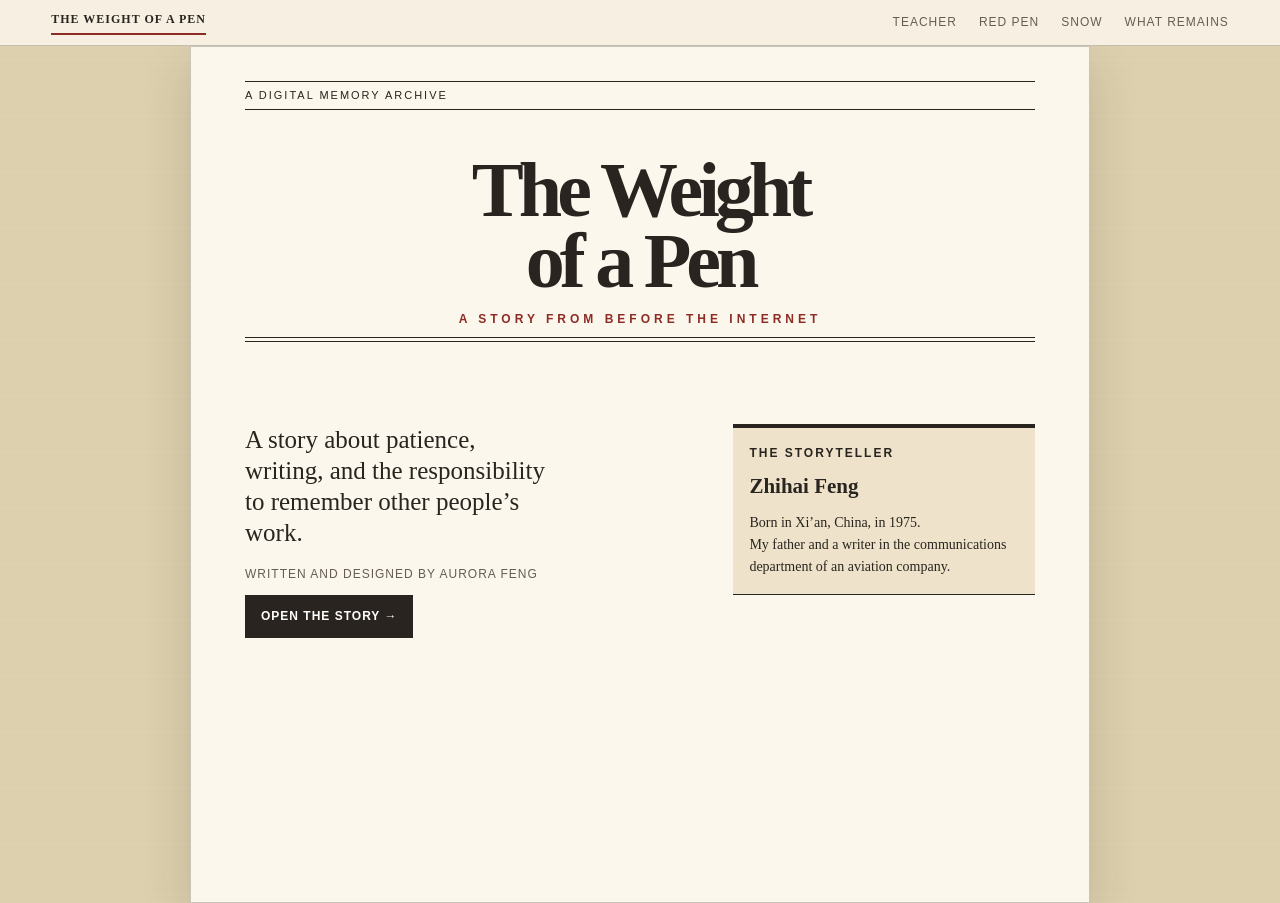
<file: index.html>
<!doctype html>
<html lang="en">
  <head>
    <meta charset="utf-8">
    <meta name="viewport" content="width=device-width, initial-scale=1">
    <meta name="description" content="The Weight of a Pen — a story about writing, memory, and the people behind the words.">
    <title>The Weight of a Pen</title>
    <link rel="icon" href="assets/favicon.ico">
    <link rel="stylesheet" href="style.css">
  </head>
  <body>
    <div class="progress" style="width: 0" aria-hidden="true"></div>

    <nav class="site-nav" aria-label="Story sections">
      <a class="site-nav__title" href="index.html" aria-current="page">The Weight of a Pen</a>
      <ul>
        <li><a href="teacher.html">Teacher</a></li>
        <li><a href="red-pen.html">Red Pen</a></li>
        <li><a href="snow.html">Snow</a></li>
        <li><a href="remains.html">What Remains</a></li>
      </ul>
    </nav>

    <main class="paper cover" id="content">
      <div>
        <div class="cover__topline">
          <span>A Digital Memory Archive</span>
        </div>

        <h1 class="masthead">
          The Weight<br>of a Pen
          <span>A story from before the internet</span>
        </h1>
        <div class="double-rule" aria-hidden="true"></div>
      </div>

      <div class="cover__bottom">
        <div>
          <p class="cover__summary">
            A story about patience, writing, and the responsibility to remember other people’s work.
          </p>
          <p class="byline">Written and designed by Aurora Feng</p>
          <a class="button" href="teacher.html">Open the Story →</a>
        </div>

        <aside class="storyteller" aria-labelledby="storyteller-title">
          <h2 id="storyteller-title">The Storyteller</h2>
          <strong>Zhihai Feng</strong>
          <p>
            Born in Xi’an, China, in 1975.<br>
            My father and a writer in the communications department of an aviation company.
          </p>
        </aside>
      </div>
    </main>
  </body>
</html>
</file>
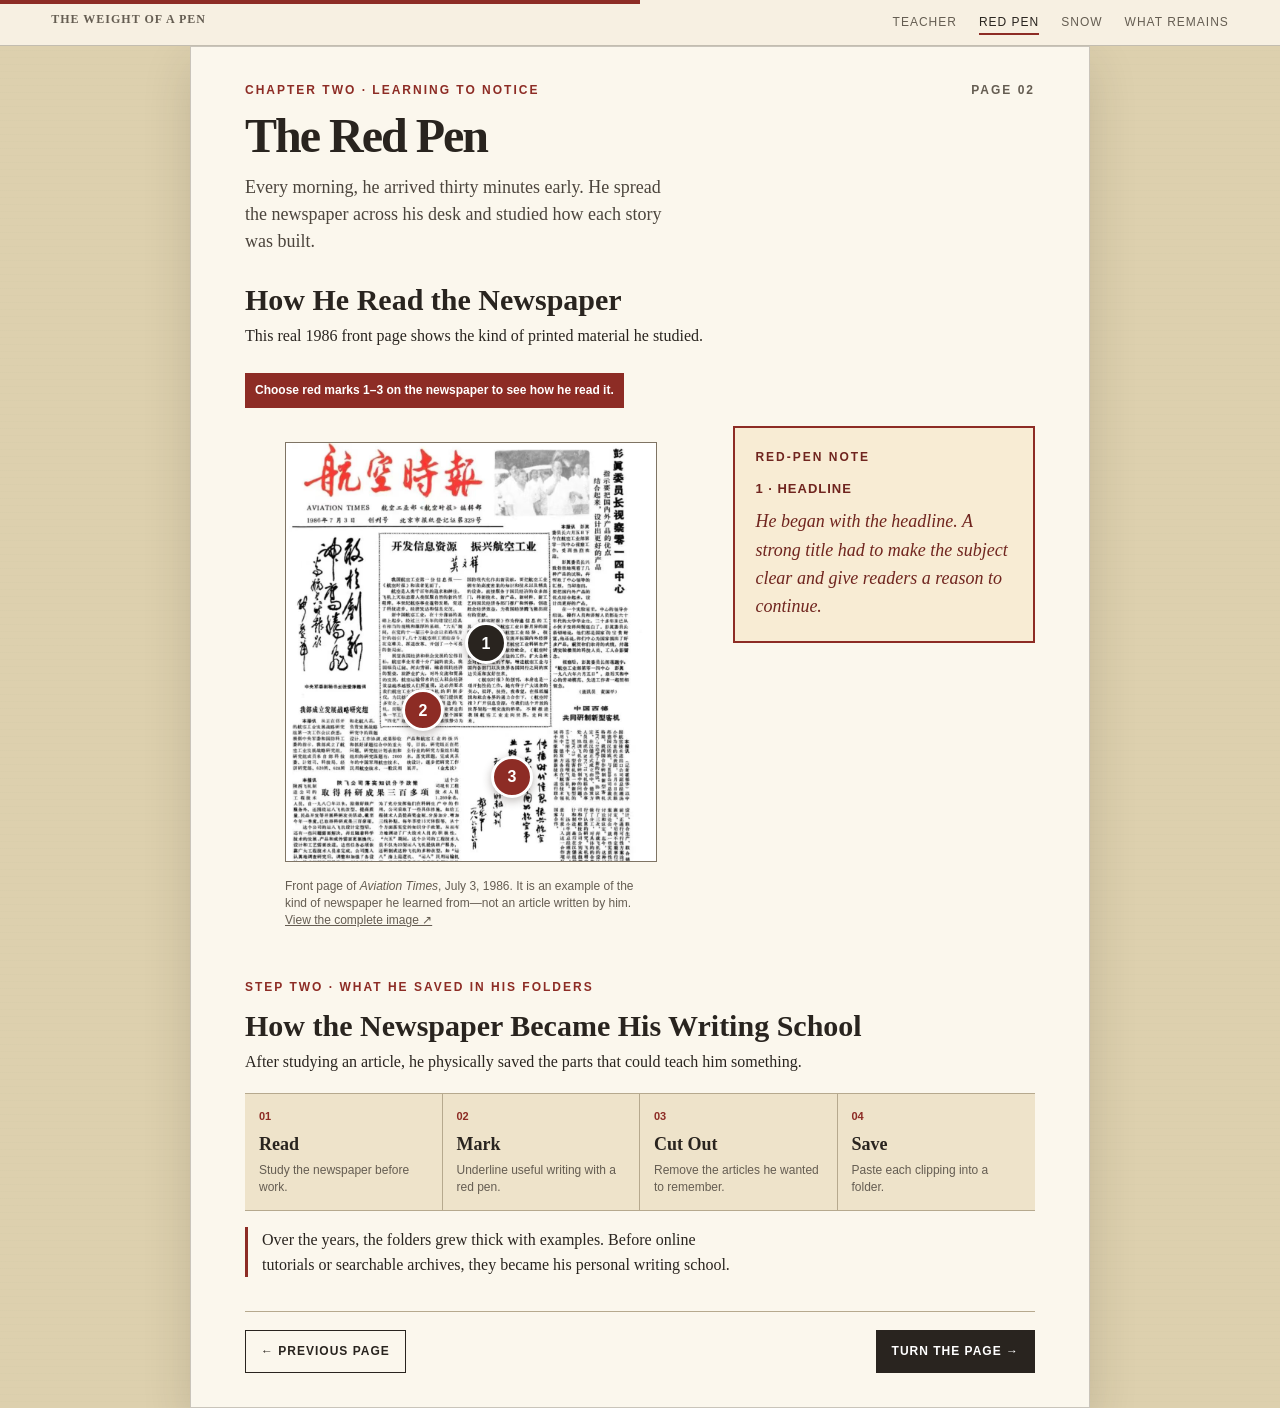
<file: red-pen.html>
<!doctype html>
<html lang="en">
  <head>
    <meta charset="utf-8">
    <meta name="viewport" content="width=device-width, initial-scale=1">
    <meta name="description" content="How Zhihai Feng studied newspapers with a red pen and saved what he learned.">
    <title>The Red Pen | The Weight of a Pen</title>
    <link rel="icon" href="assets/favicon.ico">
    <link rel="stylesheet" href="style.css">
  </head>
  <body>
    <div class="progress" style="width: 50%" aria-hidden="true"></div>

    <nav class="site-nav" aria-label="Story sections">
      <a class="site-nav__title" href="index.html">The Weight of a Pen</a>
      <ul>
        <li><a href="teacher.html">Teacher</a></li>
        <li><a href="red-pen.html" aria-current="page">Red Pen</a></li>
        <li><a href="snow.html">Snow</a></li>
        <li><a href="remains.html">What Remains</a></li>
      </ul>
    </nav>

    <main class="paper" id="content">
      <span class="page-number">Page 02</span>
      <p class="kicker">Chapter Two · Learning to Notice</p>
      <h1 class="display-heading">The Red Pen</h1>
      <p class="lead">
        Every morning, he arrived thirty minutes early. He spread the newspaper across his desk and studied how each story was built.
      </p>

      <h2 class="section-heading">How He Read the Newspaper</h2>
      <p>This real 1986 front page shows the kind of printed material he studied.</p>
      <p class="instruction">Choose red marks 1–3 on the newspaper to see how he read it.</p>

      <section class="css-notes" aria-label="Red pen annotations">
        <input class="choice-input" type="radio" name="paper-note" id="note-1" checked>
        <input class="choice-input" type="radio" name="paper-note" id="note-2">
        <input class="choice-input" type="radio" name="paper-note" id="note-3">

        <div class="annotation-grid">
          <figure>
            <div class="newspaper-window">
              <img
                src="assets/aviation-times-1986.jpg"
                alt="Front page of Aviation Times dated July 3, 1986, with a red Chinese masthead, columns of Chinese text, handwritten calligraphy, and black-and-white photographs"
                width="997"
                height="1321"
              >
              <label class="paper-marker marker-1" for="note-1">1</label>
              <label class="paper-marker marker-2" for="note-2">2</label>
              <label class="paper-marker marker-3" for="note-3">3</label>
            </div>
            <figcaption class="newspaper-caption">
              Front page of <em>Aviation Times</em>, July 3, 1986. It is an example of the kind of newspaper he learned from—not an article written by him.
              <a href="assets/aviation-times-1986.jpg" target="_blank">View the complete image ↗</a>
            </figcaption>
          </figure>

          <aside class="note-box">
            <h3>Red-Pen Note</h3>
            <div class="note note-1">
              <strong>1 · Headline</strong>
              <p>He began with the headline. A strong title had to make the subject clear and give readers a reason to continue.</p>
            </div>
            <div class="note note-2">
              <strong>2 · Opening</strong>
              <p>Next, he studied the opening paragraph: where the story began, what appeared first, and how quickly the reader entered the subject.</p>
            </div>
            <div class="note note-3">
              <strong>3 · Structure</strong>
              <p>Then he traced the columns, noticing how facts, examples, and human details were arranged into a complete report.</p>
            </div>
          </aside>
        </div>
      </section>

      <section class="archive">
        <p class="kicker">Step Two · What He Saved in His Folders</p>
        <h2 class="section-heading">How the Newspaper Became His Writing School</h2>
        <p>After studying an article, he physically saved the parts that could teach him something.</p>
        <ol class="archive-steps" aria-label="How he built his personal writing archive">
          <li><span class="step-number">01</span><strong>Read</strong><small>Study the newspaper before work.</small></li>
          <li><span class="step-number">02</span><strong>Mark</strong><small>Underline useful writing with a red pen.</small></li>
          <li><span class="step-number">03</span><strong>Cut Out</strong><small>Remove the articles he wanted to remember.</small></li>
          <li><span class="step-number">04</span><strong>Save</strong><small>Paste each clipping into a folder.</small></li>
        </ol>
        <p class="archive-conclusion">
          Over the years, the folders grew thick with examples. Before online tutorials or searchable archives, they became his personal writing school.
        </p>
      </section>

      <nav class="page-turn" aria-label="Page navigation">
        <a class="page-link" href="teacher.html">← Previous Page</a>
        <a class="page-link page-link--next" href="snow.html">Turn the Page →</a>
      </nav>
    </main>
  </body>
</html>
</file>
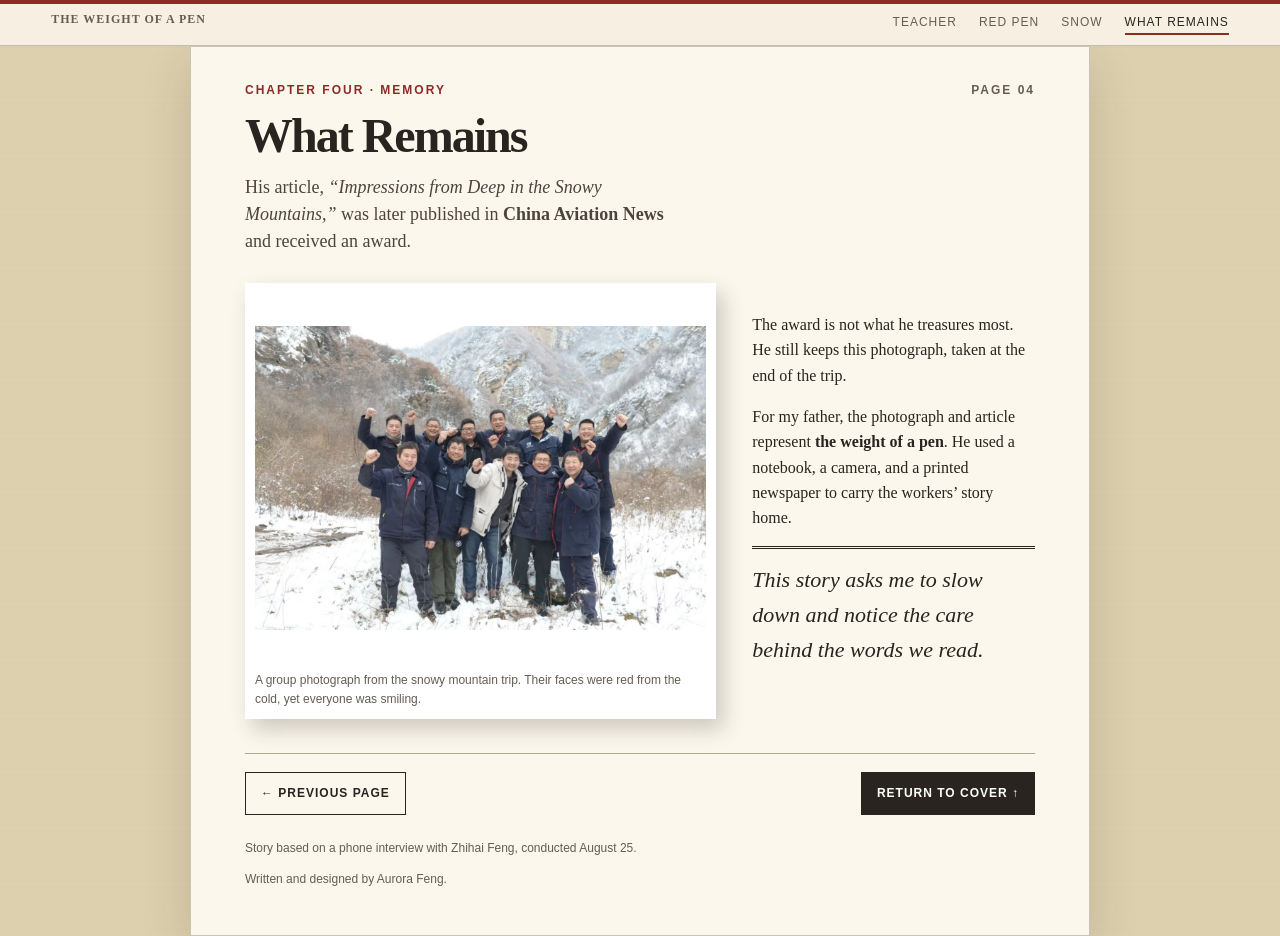
<file: remains.html>
<!doctype html>
<html lang="en">
  <head>
    <meta charset="utf-8">
    <meta name="viewport" content="width=device-width, initial-scale=1">
    <meta name="description" content="What remained after the snowy mountain assignment.">
    <title>What Remains | The Weight of a Pen</title>
    <link rel="icon" href="assets/favicon.ico">
    <link rel="stylesheet" href="style.css">
  </head>
  <body>
    <div class="progress" style="width: 100%" aria-hidden="true"></div>

    <nav class="site-nav" aria-label="Story sections">
      <a class="site-nav__title" href="index.html">The Weight of a Pen</a>
      <ul>
        <li><a href="teacher.html">Teacher</a></li>
        <li><a href="red-pen.html">Red Pen</a></li>
        <li><a href="snow.html">Snow</a></li>
        <li><a href="remains.html" aria-current="page">What Remains</a></li>
      </ul>
    </nav>

    <main class="paper" id="content">
      <span class="page-number">Page 04</span>
      <p class="kicker">Chapter Four · Memory</p>
      <h1 class="display-heading">What Remains</h1>
      <p class="lead">
        His article, <em>“Impressions from Deep in the Snowy Mountains,”</em> was later published in <strong>China Aviation News</strong> and received an award.
      </p>

      <div class="photo-layout">
        <figure class="photo-frame">
          <img
            src="assets/mountain.png"
            alt="A group of aviation workers smiling together outdoors in the snowy Qinling Mountains"
            width="1272"
            height="856"
          >
          <figcaption>A group photograph from the snowy mountain trip. Their faces were red from the cold, yet everyone was smiling.</figcaption>
        </figure>

        <div>
          <p>The award is not what he treasures most. He still keeps this photograph, taken at the end of the trip.</p>
          <p>
            For my father, the photograph and article represent <strong>the weight of a pen</strong>. He used a notebook, a camera, and a printed newspaper to carry the workers’ story home.
          </p>
          <p class="final-statement">This story asks me to slow down and notice the care behind the words we read.</p>
        </div>
      </div>

      <nav class="page-turn" aria-label="Page navigation">
        <a class="page-link" href="snow.html">← Previous Page</a>
        <a class="page-link page-link--next" href="index.html">Return to Cover ↑</a>
      </nav>

      <footer class="colophon">
        <p>Story based on a phone interview with Zhihai Feng, conducted August 25.</p>
        <p>Written and designed by Aurora Feng.</p>
      </footer>
    </main>
  </body>
</html>
</file>
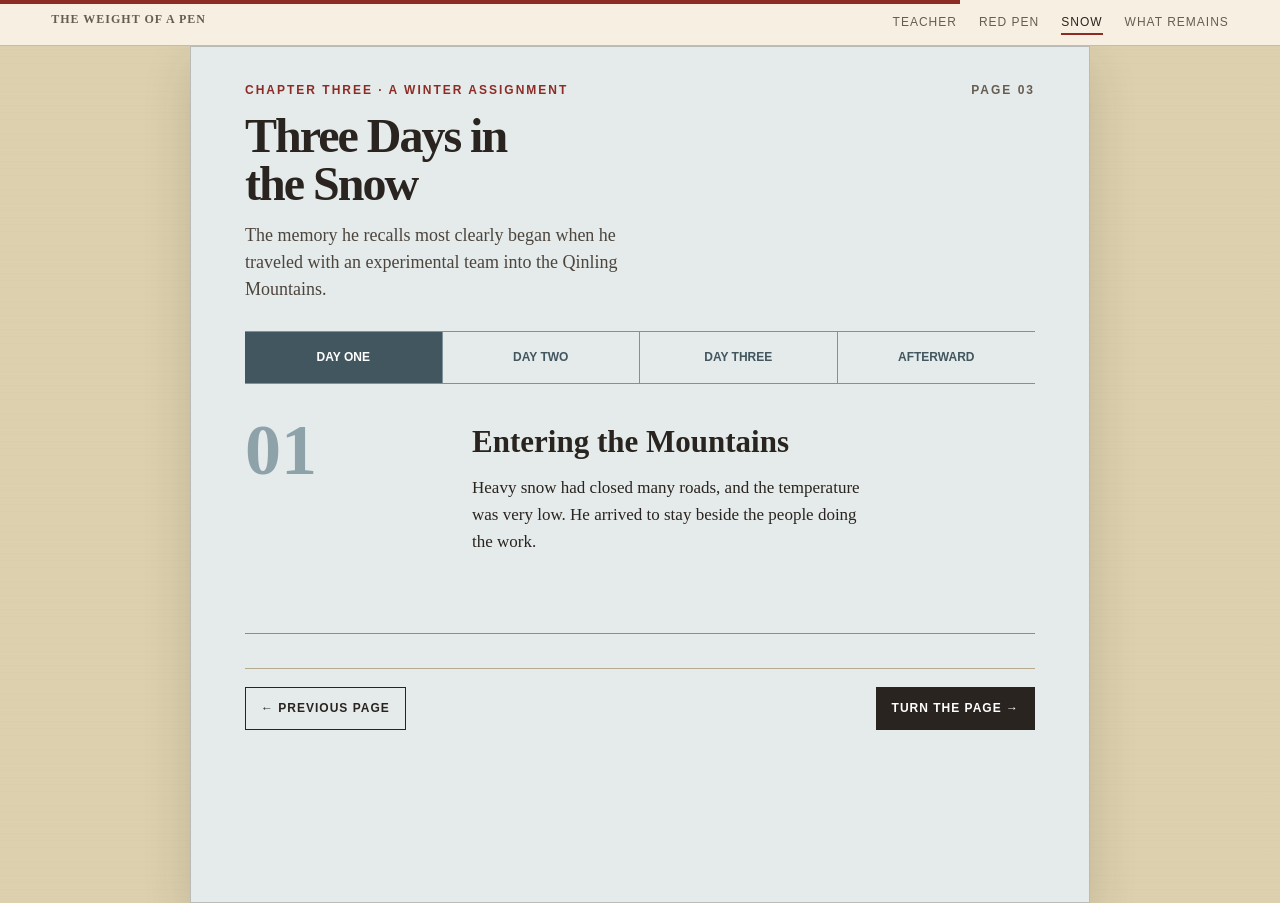
<file: snow.html>
<!doctype html>
<html lang="en">
  <head>
    <meta charset="utf-8">
    <meta name="viewport" content="width=device-width, initial-scale=1">
    <meta name="description" content="Three days with an aviation team in the snowy Qinling Mountains.">
    <title>Three Days in the Snow | The Weight of a Pen</title>
    <link rel="icon" href="assets/favicon.ico">
    <link rel="stylesheet" href="style.css">
  </head>
  <body>
    <div class="progress" style="width: 75%" aria-hidden="true"></div>

    <nav class="site-nav" aria-label="Story sections">
      <a class="site-nav__title" href="index.html">The Weight of a Pen</a>
      <ul>
        <li><a href="teacher.html">Teacher</a></li>
        <li><a href="red-pen.html">Red Pen</a></li>
        <li><a href="snow.html" aria-current="page">Snow</a></li>
        <li><a href="remains.html">What Remains</a></li>
      </ul>
    </nav>

    <main class="paper paper--snow" id="content">
      <span class="page-number">Page 03</span>
      <p class="kicker">Chapter Three · A Winter Assignment</p>
      <h1 class="display-heading">Three Days in the Snow</h1>
      <p class="lead">
        The memory he recalls most clearly began when he traveled with an experimental team into the Qinling Mountains.
      </p>

      <section class="css-days" aria-label="Three-day story timeline">
        <input class="choice-input" type="radio" name="day" id="day-1" checked>
        <input class="choice-input" type="radio" name="day" id="day-2">
        <input class="choice-input" type="radio" name="day" id="day-3">
        <input class="choice-input" type="radio" name="day" id="day-4">

        <div class="day-labels">
          <label for="day-1">Day One</label>
          <label for="day-2">Day Two</label>
          <label for="day-3">Day Three</label>
          <label for="day-4">Afterward</label>
        </div>

        <div class="day-panels">
          <article class="day-panel day-1">
            <div class="day-number">01</div>
            <div><h3>Entering the Mountains</h3><p>Heavy snow had closed many roads, and the temperature was very low. He arrived to stay beside the people doing the work.</p></div>
          </article>
          <article class="day-panel day-2">
            <div class="day-number">02</div>
            <div><h3>Listening Before Writing</h3><p>He recorded what the team did and listened to their stories. A technical experiment became a story about people who believed the work mattered.</p></div>
          </article>
          <article class="day-panel day-3">
            <div class="day-number">03</div>
            <div><h3>The Details He Kept</h3><p>He wrote down the small moments: frozen faces, exhaustion, and the laughter that appeared while they worked.</p></div>
          </article>
          <article class="day-panel day-4">
            <div class="day-number">04</div>
            <div><h3>Carrying the Story Home</h3><p>After three days and three nights, he returned with notes, photographs, and a responsibility to help readers see the people behind the work.</p></div>
          </article>
        </div>
      </section>

      <nav class="page-turn" aria-label="Page navigation">
        <a class="page-link" href="red-pen.html">← Previous Page</a>
        <a class="page-link page-link--next" href="remains.html">Turn the Page →</a>
      </nav>
    </main>
  </body>
</html>
</file>
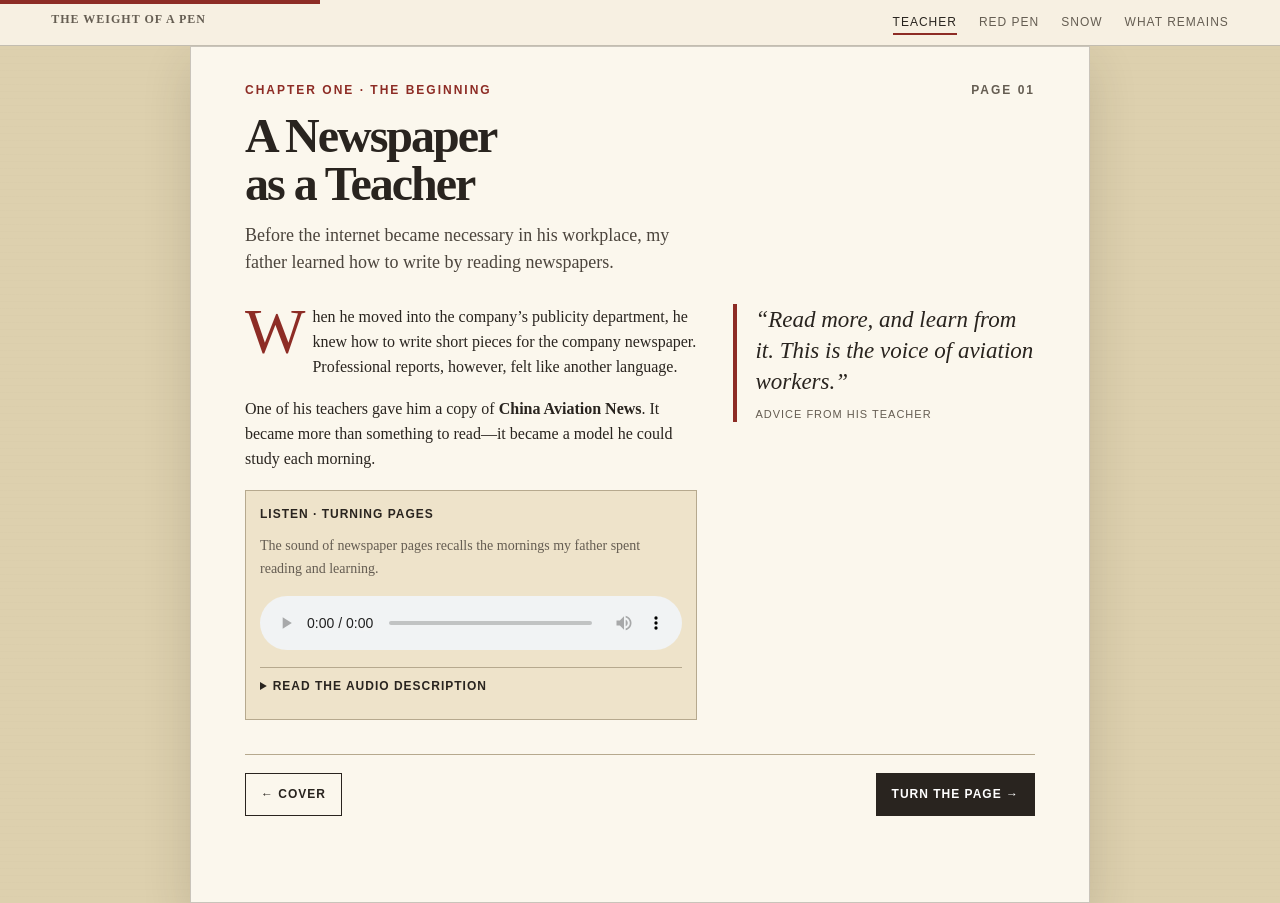
<file: teacher.html>
<!doctype html>
<html lang="en">
  <head>
    <meta charset="utf-8">
    <meta name="viewport" content="width=device-width, initial-scale=1">
    <meta name="description" content="How newspapers became Zhihai Feng’s writing teacher.">
    <title>A Newspaper as a Teacher | The Weight of a Pen</title>
    <link rel="icon" href="assets/favicon.ico">
    <link rel="stylesheet" href="style.css">
  </head>
  <body>
    <div class="progress" style="width: 25%" aria-hidden="true"></div>

    <nav class="site-nav" aria-label="Story sections">
      <a class="site-nav__title" href="index.html">The Weight of a Pen</a>
      <ul>
        <li><a href="teacher.html" aria-current="page">Teacher</a></li>
        <li><a href="red-pen.html">Red Pen</a></li>
        <li><a href="snow.html">Snow</a></li>
        <li><a href="remains.html">What Remains</a></li>
      </ul>
    </nav>

    <main class="paper" id="content">
      <span class="page-number">Page 01</span>
      <p class="kicker">Chapter One · The Beginning</p>
      <h1 class="display-heading">A Newspaper as a Teacher</h1>
      <p class="lead">
        Before the internet became necessary in his workplace, my father learned how to write by reading newspapers.
      </p>

      <div class="two-column">
        <div class="body-copy">
          <p class="drop-cap">
            When he moved into the company’s publicity department, he knew how to write short pieces for the company newspaper. Professional reports, however, felt like another language.
          </p>
          <p>
            One of his teachers gave him a copy of <strong>China Aviation News</strong>. It became more than something to read—it became a model he could study each morning.
          </p>

          <div class="audio-card">
            <h3>Listen · Turning Pages</h3>
            <p>The sound of newspaper pages recalls the mornings my father spent reading and learning.</p>
            <audio controls preload="metadata">
              <source src="assets/newspaper.m4a" type="audio/mp4">
              Your browser does not support the audio element.
            </audio>
            <details>
              <summary>Read the audio description</summary>
              <p>Sheets of paper rustle and fold as newspaper pages are slowly turned by hand.</p>
            </details>
          </div>
        </div>

        <blockquote>
          “Read more, and learn from it. This is the voice of aviation workers.”
          <cite>Advice from his teacher</cite>
        </blockquote>
      </div>

      <nav class="page-turn" aria-label="Page navigation">
        <a class="page-link" href="index.html">← Cover</a>
        <a class="page-link page-link--next" href="red-pen.html">Turn the Page →</a>
      </nav>
    </main>
  </body>
</html>
</file>
<file: style.css>
:root {
  --ink: #29241f;
  --muted: #655d52;
  --paper: #fbf7ed;
  --paper-dark: #ddd0ae;
  --cream: #eee3ca;
  --line: #b6a98e;
  --red: #8d2c25;
  --snow: #e5ebeb;
  --snow-ink: #425660;
}

* {
  box-sizing: border-box;
}

html {
  background: var(--paper-dark);
}

body {
  margin: 0;
  color: var(--ink);
  background:
    repeating-linear-gradient(0deg, transparent 0 6px, rgba(60, 48, 34, 0.025) 7px),
    var(--paper-dark);
  font-family: Georgia, "Times New Roman", serif;
  font-size: 16px;
  line-height: 1.58;
}

img,
audio {
  max-width: 100%;
}

a {
  color: inherit;
}


.progress {
  position: fixed;
  z-index: 60;
  top: 0;
  left: 0;
  height: 4px;
  background: var(--red);
}

.site-nav {
  position: sticky;
  z-index: 50;
  top: 0;
  display: flex;
  justify-content: space-between;
  align-items: center;
  gap: 20px;
  padding: 10px 4%;
  border-bottom: 1px solid rgba(41, 36, 31, 0.25);
  background: rgba(248, 242, 228, 0.96);
  font-family: Arial, sans-serif;
  font-size: 12px;
  letter-spacing: 1px;
  text-transform: uppercase;
}

.site-nav__title {
  font-family: Georgia, serif;
  font-weight: bold;
  text-decoration: none;
}

.site-nav ul {
  display: flex;
  gap: 22px;
  margin: 0;
  padding: 0;
  list-style: none;
}

.site-nav a {
  padding-bottom: 4px;
  border-bottom: 2px solid transparent;
  color: var(--muted);
  text-decoration: none;
}

.site-nav a:hover,
.site-nav a[aria-current="page"] {
  border-color: var(--red);
  color: var(--ink);
}

.paper {
  width: min(900px, calc(100% - 24px));
  min-height: calc(100vh - 43px);
  margin: 0 auto;
  padding: 34px 54px;
  border: 1px solid rgba(55, 45, 32, 0.25);
  background: var(--paper);
  box-shadow: 0 18px 45px rgba(45, 36, 24, 0.16);
  animation: page-in 450ms ease both;
}

.paper--snow {
  background: var(--snow);
}

.page-number,
.kicker {
  color: var(--red);
  font-family: Arial, sans-serif;
  font-size: 12px;
  font-weight: bold;
  letter-spacing: 2px;
  text-transform: uppercase;
}

.page-number {
  float: right;
  color: var(--muted);
}

h1,
h2,
h3,
p {
  margin-top: 0;
}

.display-heading {
  max-width: 12ch;
  margin-bottom: 14px;
  font-size: 48px;
  line-height: 1;
  letter-spacing: -2px;
}

.lead {
  max-width: 48ch;
  margin-bottom: 28px;
  color: #4c453d;
  font-size: 18px;
  line-height: 1.5;
}

.cover {
  display: flex;
  min-height: calc(100vh - 43px);
  flex-direction: column;
  justify-content: flex-start;
}

.cover__bottom {
  margin-top: 60px;
}

.cover__topline {
  display: flex;
  justify-content: space-between;
  padding: 5px 0;
  border-block: 1px solid var(--ink);
  font-family: Arial, sans-serif;
  font-size: 11px;
  letter-spacing: 2px;
  text-transform: uppercase;
}

.masthead {
  margin: 45px 0 12px;
  font-size: 78px;
  line-height: 0.9;
  letter-spacing: -5px;
  text-align: center;
}

.masthead span {
  display: block;
  margin-top: 18px;
  color: var(--red);
  font-family: Arial, sans-serif;
  font-size: 12px;
  letter-spacing: 4px;
  text-transform: uppercase;
}

.double-rule {
  height: 5px;
  margin-bottom: 22px;
  border-block: 1px solid var(--ink);
}

.cover__bottom,
.two-column,
.annotation-grid,
.photo-layout {
  display: grid;
  grid-template-columns: 1.2fr 0.8fr;
  gap: 36px;
  align-items: start;
}

.cover__summary {
  max-width: 24ch;
  margin-bottom: 16px;
  font-size: 25px;
  line-height: 1.25;
}

.byline {
  color: var(--muted);
  font-family: Arial, sans-serif;
  font-size: 12px;
  letter-spacing: 1px;
  text-transform: uppercase;
}

.storyteller {
  padding: 16px;
  border-top: 4px solid var(--ink);
  border-bottom: 1px solid var(--ink);
  background: var(--cream);
}

.storyteller h2 {
  margin-bottom: 8px;
  font-family: Arial, sans-serif;
  font-size: 12px;
  letter-spacing: 2px;
  text-transform: uppercase;
}

.storyteller strong {
  display: block;
  margin-bottom: 8px;
  font-size: 21px;
}

.storyteller p {
  margin-bottom: 0;
  font-size: 14px;
}

.button,
.page-link {
  display: inline-block;
  padding: 11px 15px;
  border: 1px solid var(--ink);
  background: transparent;
  font-family: Arial, sans-serif;
  font-size: 12px;
  font-weight: bold;
  letter-spacing: 1px;
  text-decoration: none;
  text-transform: uppercase;
}

.button,
.page-link--next {
  background: var(--ink);
  color: white;
}

.button:hover,
.page-link:hover {
  background: var(--red);
  color: white;
}

.body-copy p {
  margin-bottom: 16px;
}

.drop-cap::first-letter {
  float: left;
  margin: 4px 7px 0 0;
  color: var(--red);
  font-size: 64px;
  line-height: 0.75;
}

blockquote {
  margin: 0;
  padding-left: 18px;
  border-left: 4px solid var(--red);
  font-size: 23px;
  font-style: italic;
  line-height: 1.35;
}

blockquote cite {
  display: block;
  margin-top: 10px;
  color: var(--muted);
  font-family: Arial, sans-serif;
  font-size: 11px;
  font-style: normal;
  letter-spacing: 1px;
  text-transform: uppercase;
}

.audio-card {
  margin-top: 18px;
  padding: 14px;
  border: 1px solid var(--line);
  background: var(--cream);
}

.audio-card h3,
.audio-card summary {
  font-family: Arial, sans-serif;
  font-size: 12px;
  letter-spacing: 1px;
  text-transform: uppercase;
}

.audio-card p {
  color: var(--muted);
  font-size: 14px;
}

.audio-card audio {
  width: 100%;
}

.audio-card details {
  margin-top: 10px;
  border-top: 1px solid var(--line);
}

.audio-card summary {
  padding: 9px 0;
  cursor: pointer;
  font-weight: bold;
}

.section-heading {
  margin-bottom: 6px;
  font-size: 30px;
  line-height: 1.15;
}

.instruction {
  display: inline-block;
  margin: 8px 0 18px;
  padding: 8px 10px;
  background: var(--red);
  color: white;
  font-family: Arial, sans-serif;
  font-size: 12px;
  font-weight: bold;
}

.choice-input {
  position: absolute;
  width: 1px;
  height: 1px;
  opacity: 0;
}

.newspaper-window {
  position: relative;
  height: 420px;
  overflow: hidden;
  border: 1px solid #7f7464;
  background: var(--cream);
}

.newspaper-window img {
  width: 100%;
  height: 100%;
  object-fit: cover;
  object-position: top;
}

.paper-marker {
  position: absolute;
  display: grid;
  width: 42px;
  height: 42px;
  place-items: center;
  border: 3px solid white;
  border-radius: 50%;
  background: var(--red);
  box-shadow: 0 3px 10px rgba(40, 25, 20, 0.3);
  color: white;
  font-family: Arial, sans-serif;
  font-weight: bold;
  cursor: pointer;
  transform: translate(-50%, -50%);
}

.marker-1 {
  top: 48%;
  left: 54%;
}

.marker-2 {
  top: 64%;
  left: 37%;
}

.marker-3 {
  top: 80%;
  left: 61%;
}


#note-1:checked ~ .annotation-grid label[for="note-1"],
#note-2:checked ~ .annotation-grid label[for="note-2"],
#note-3:checked ~ .annotation-grid label[for="note-3"] {
  background: var(--ink);
}

.newspaper-caption {
  margin-top: 8px;
  color: var(--muted);
  font-family: Arial, sans-serif;
  font-size: 12px;
  line-height: 1.45;
}

.note-box {
  min-height: 210px;
  padding: 20px;
  border: 2px solid var(--red);
  background: #f8ecd4;
  color: #70251f;
}

.note-box h3 {
  font-family: Arial, sans-serif;
  font-size: 12px;
  letter-spacing: 2px;
  text-transform: uppercase;
}

.note {
  display: none;
}

.note strong {
  display: block;
  margin-bottom: 8px;
  font-family: Arial, sans-serif;
  font-size: 13px;
  letter-spacing: 1px;
  text-transform: uppercase;
}

.note p {
  margin-bottom: 0;
  font-size: 18px;
  font-style: italic;
}

#note-1:checked ~ .annotation-grid .note-1,
#note-2:checked ~ .annotation-grid .note-2,
#note-3:checked ~ .annotation-grid .note-3 {
  display: block;
}

.archive {
  margin-top: 32px;
}

.archive-steps {
  display: grid;
  grid-template-columns: repeat(4, 1fr);
  margin: 18px 0 0;
  padding: 0;
  border-block: 1px solid var(--line);
  list-style: none;
}

.archive-steps li {
  min-height: 115px;
  padding: 14px;
  border-right: 1px solid var(--line);
  background: var(--cream);
}

.archive-steps li:last-child {
  border-right: 0;
}

.step-number {
  display: block;
  color: var(--red);
  font-family: Arial, sans-serif;
  font-size: 11px;
  font-weight: bold;
}

.archive-steps strong {
  display: block;
  margin-top: 5px;
  font-size: 18px;
}

.archive-steps small {
  display: block;
  margin-top: 4px;
  color: var(--muted);
  font-family: Arial, sans-serif;
  font-size: 12px;
  line-height: 1.4;
}

.archive-conclusion {
  max-width: 62ch;
  margin-top: 16px;
  padding-left: 14px;
  border-left: 3px solid var(--red);
}

.day-labels {
  display: grid;
  grid-template-columns: repeat(4, 1fr);
  margin-top: 28px;
  border-block: 1px solid #7f9299;
}

.day-labels label {
  padding: 16px 8px;
  border-right: 1px solid #7f9299;
  color: var(--snow-ink);
  font-family: Arial, sans-serif;
  font-size: 12px;
  font-weight: bold;
  text-align: center;
  text-transform: uppercase;
  cursor: pointer;
}

.day-labels label:last-child {
  border-right: 0;
}

#day-1:checked ~ .day-labels label[for="day-1"],
#day-2:checked ~ .day-labels label[for="day-2"],
#day-3:checked ~ .day-labels label[for="day-3"],
#day-4:checked ~ .day-labels label[for="day-4"] {
  background: var(--snow-ink);
  color: white;
}

.day-panel {
  display: none;
  grid-template-columns: 0.35fr 1fr;
  gap: 30px;
  min-height: 250px;
  padding: 34px 0;
  border-bottom: 1px solid #7f9299;
}

#day-1:checked ~ .day-panels .day-1,
#day-2:checked ~ .day-panels .day-2,
#day-3:checked ~ .day-panels .day-3,
#day-4:checked ~ .day-panels .day-4 {
  display: grid;
}

.day-number {
  color: #8ea2aa;
  font-size: 72px;
  font-weight: bold;
  line-height: 0.9;
}

.day-panel h3 {
  margin-bottom: 8px;
  font-size: 31px;
}

.day-panel p {
  max-width: 48ch;
  font-size: 17px;
}

.photo-layout {
  grid-template-columns: 1.25fr 0.75fr;
  align-items: center;
}

.photo-frame {
  margin: 0;
  padding: 10px;
  background: white;
  box-shadow: 7px 10px 20px rgba(45, 36, 24, 0.22);
}

.photo-frame img {
  display: block;
  width: 100%;
  max-height: 370px;
  object-fit: contain;
}

figcaption {
  padding-top: 8px;
  color: var(--muted);
  font-family: Arial, sans-serif;
  font-size: 12px;
}

.final-statement {
  padding-top: 14px;
  border-top: 3px double var(--ink);
  font-size: 22px;
  font-style: italic;
}

.page-turn {
  display: flex;
  justify-content: space-between;
  gap: 16px;
  margin-top: 34px;
  padding-top: 18px;
  border-top: 1px solid var(--line);
}

.colophon {
  margin-top: 24px;
  color: var(--muted);
  font-family: Arial, sans-serif;
  font-size: 12px;
}

@keyframes page-in {
  from {
    opacity: 0;
    transform: translateY(8px);
  }
  to {
    opacity: 1;
    transform: translateY(0);
  }
}

@media (max-width: 700px) {
  .site-nav__title {
    display: none;
  }

  .site-nav ul {
    width: 100%;
    justify-content: space-between;
    gap: 6px;
    font-size: 10px;
  }

  .paper {
    width: calc(100% - 12px);
    padding: 24px 20px;
  }

  .masthead {
    margin-top: 34px;
    font-size: 49px;
    letter-spacing: -3px;
  }

  .cover__topline {
    gap: 10px;
    font-size: 9px;
  }

  .cover__bottom,
  .two-column,
  .annotation-grid,
  .photo-layout {
    grid-template-columns: 1fr;
  }

  .display-heading {
    font-size: 38px;
  }

  .cover__summary {
    font-size: 21px;
  }

  .storyteller {
    margin-top: 18px;
  }

  .newspaper-window {
    height: 440px;
  }

  .note-box {
    min-height: 170px;
  }

  .archive-steps {
    grid-template-columns: repeat(2, 1fr);
  }

  .archive-steps li:nth-child(2) {
    border-right: 0;
  }

  .archive-steps li:nth-child(-n + 2) {
    border-bottom: 1px solid var(--line);
  }

  .day-labels {
    grid-template-columns: repeat(2, 1fr);
  }

  .day-labels label:nth-child(2) {
    border-right: 0;
  }

  .day-labels label:nth-child(-n + 2) {
    border-bottom: 1px solid #7f9299;
  }

  .day-panel {
    grid-template-columns: 1fr;
    min-height: 320px;
  }

  .page-turn {
    align-items: stretch;
  }

  .page-link {
    text-align: center;
  }
}


@media print {
  .site-nav,
  .progress,
  .page-turn {
    display: none;
  }

  .paper {
    width: 100%;
    min-height: 0;
    box-shadow: none;
  }
}
</file>
